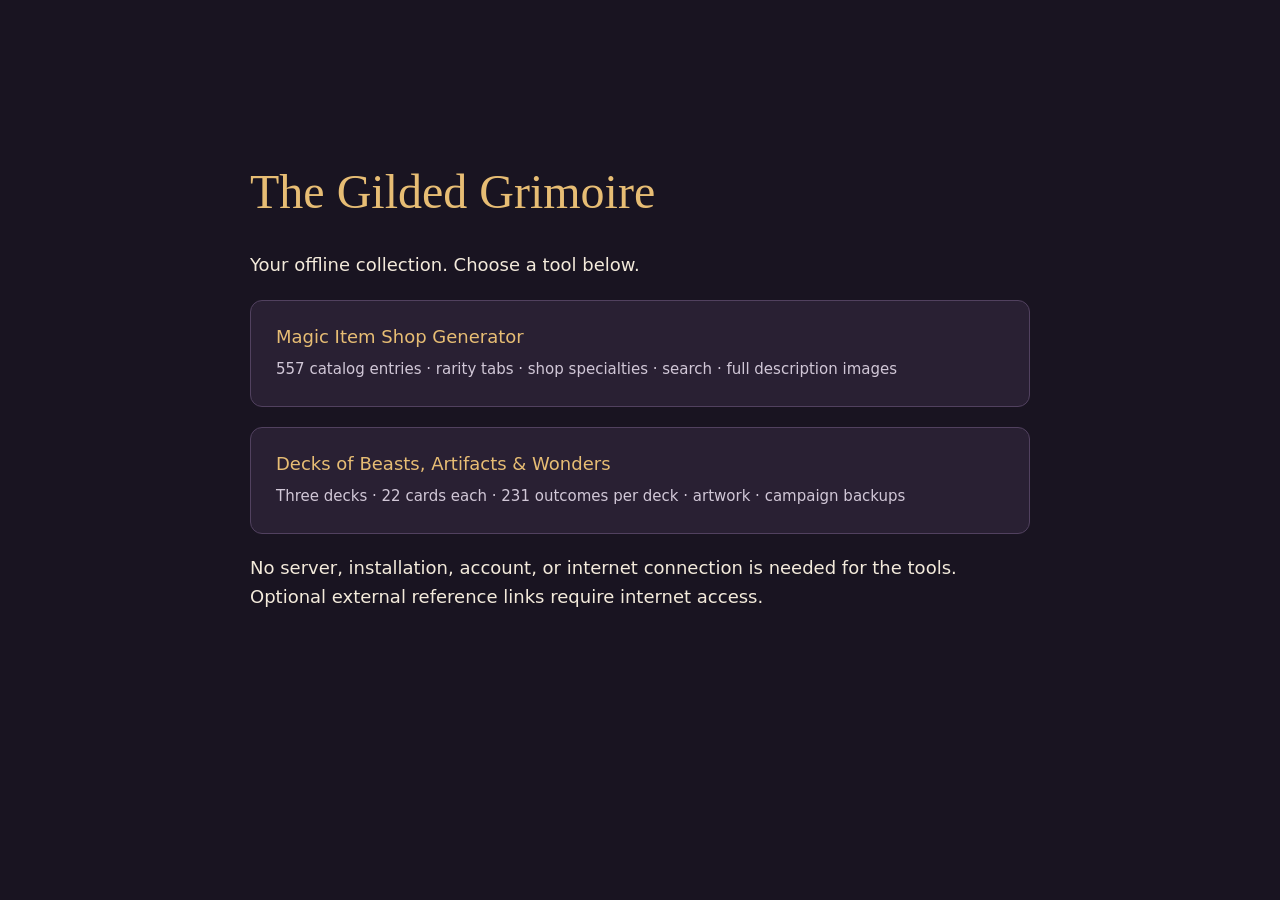
<file: index.html>
<!doctype html><html lang="en"><meta charset="utf-8"><meta name="viewport" content="width=device-width,initial-scale=1"><title>The Gilded Grimoire — Offline</title><style>body{background:#191421;color:#f3eadb;font:18px system-ui;max-width:780px;margin:12vh auto;padding:24px}h1{font:48px Georgia;color:#e7bd74}a{display:block;background:#292033;color:#e7bd74;padding:25px;margin:20px 0;border:1px solid #51415f;border-radius:12px;text-decoration:none}small{display:block;color:#d1c7d7;margin-top:10px;line-height:1.6}p{line-height:1.6}</style><h1>The Gilded Grimoire</h1><p>Your offline collection. Choose a tool below.</p><a href="Magic%20Item%20Shop/index.html">Magic Item Shop Generator<small>557 catalog entries · rarity tabs · shop specialties · search · full description images</small></a><a href="Decks/index.html">Decks of Beasts, Artifacts &amp; Wonders<small>Three decks · 22 cards each · 231 outcomes per deck · artwork · campaign backups</small></a><p>No server, installation, account, or internet connection is needed for the tools. Optional external reference links require internet access.</p></html>
</file>
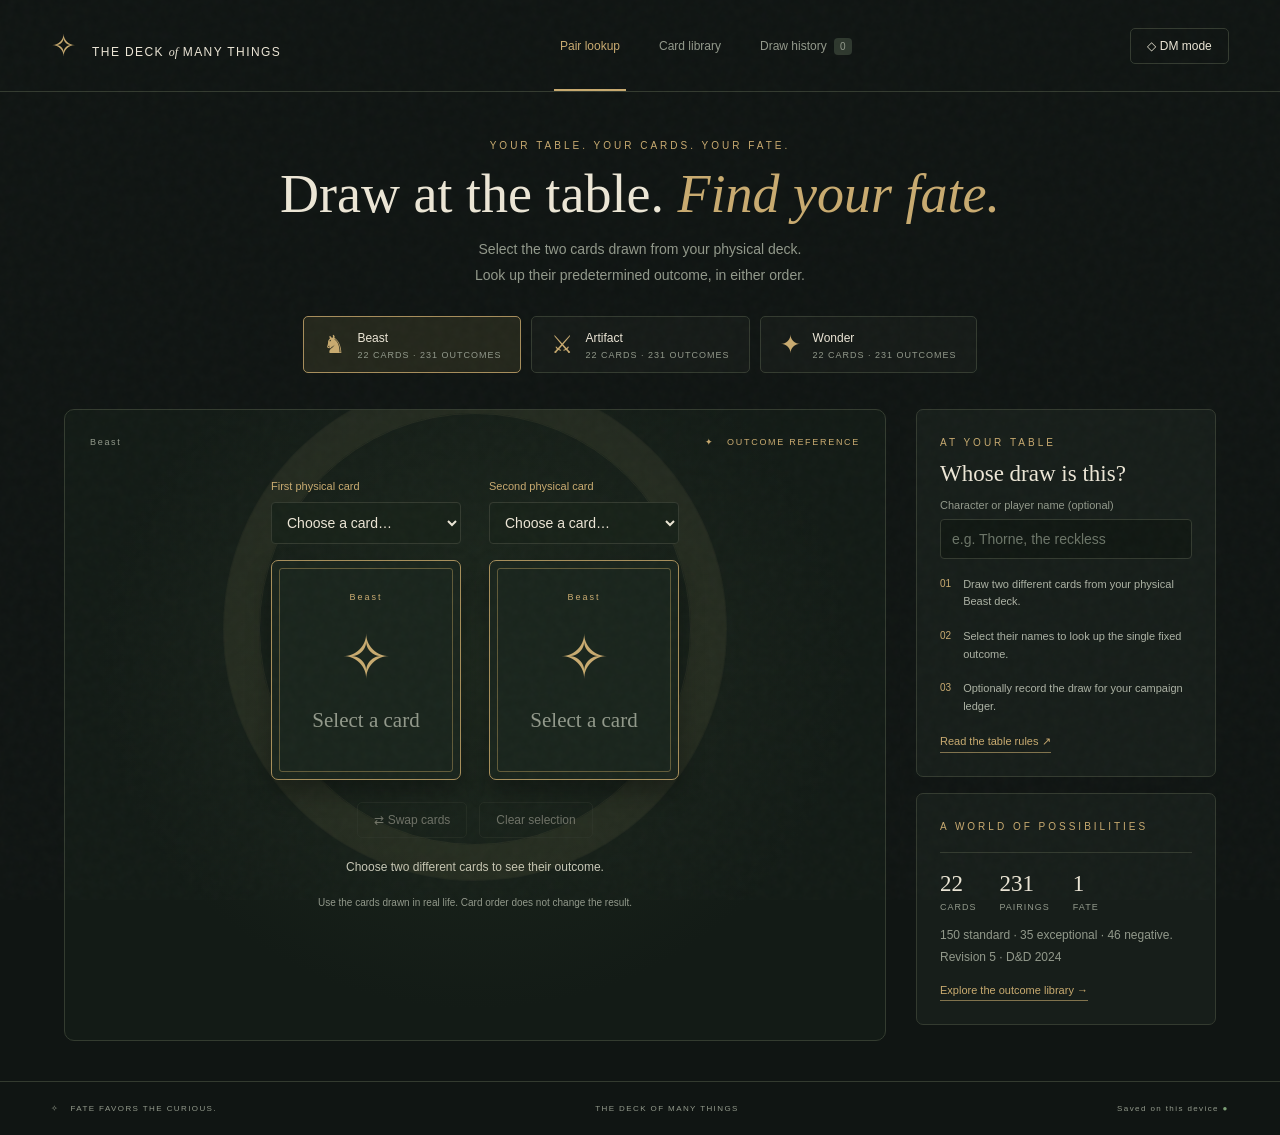
<file: Decks/index.html>
<!doctype html><html lang="en"><head><meta charset="utf-8"><meta name="viewport" content="width=device-width,initial-scale=1"><meta name="theme-color" content="#101513"><title>The Deck of Many Things</title><meta name="description" content="Look up a pair of physical cards from Beast, Artifact, or Wonder."><link rel="stylesheet" href="style.css"></head><body><div class="grain"></div><header><a class="brand" href="#"><span>✧</span> THE DECK <i>of</i> MANY THINGS</a><nav aria-label="Main navigation"><button class="nav active" data-page="ritual">Pair lookup</button><button class="nav" data-page="library">Card library</button><button class="nav" data-page="history">Draw history <small id="count">0</small></button></nav><button id="dm" class="quiet">◇ <span>DM mode</span></button></header><main id="app"></main><footer><span>✧ &nbsp; FATE FAVORS THE CURIOUS.</span><span>THE DECK OF MANY THINGS</span><span>Saved on this device <b>●</b></span></footer><dialog id="editor"><form id="editform"><div class="modalhead"><span class="eyebrow">DUNGEON MASTER’S WORKBENCH</span><button type="button" id="closeedit" class="quiet">✕</button></div><h2 id="editpair"></h2><label>Outcome category<select id="etype"><option value="P">Standard positive</option><option value="E">Exceptional</option><option value="N">Negative</option></select></label><label>Outcome mechanics<textarea id="edesc" rows="6" required></textarea></label><label>DM notes<textarea id="enotes" rows="3"></textarea></label><label class="check"><input id="ereview" type="checkbox"> Needs rules or creature review</label><p class="muted">Edits apply to future draws. Existing history keeps the outcome received.</p><button class="gold" type="submit">Save outcome</button> <button class="quiet" type="button" id="resetrevision" hidden>Restore default outcome</button></form></dialog><div id="toast" role="status"></div><script src="site-data.js"></script><script src="app.js"></script></body></html>
</file>
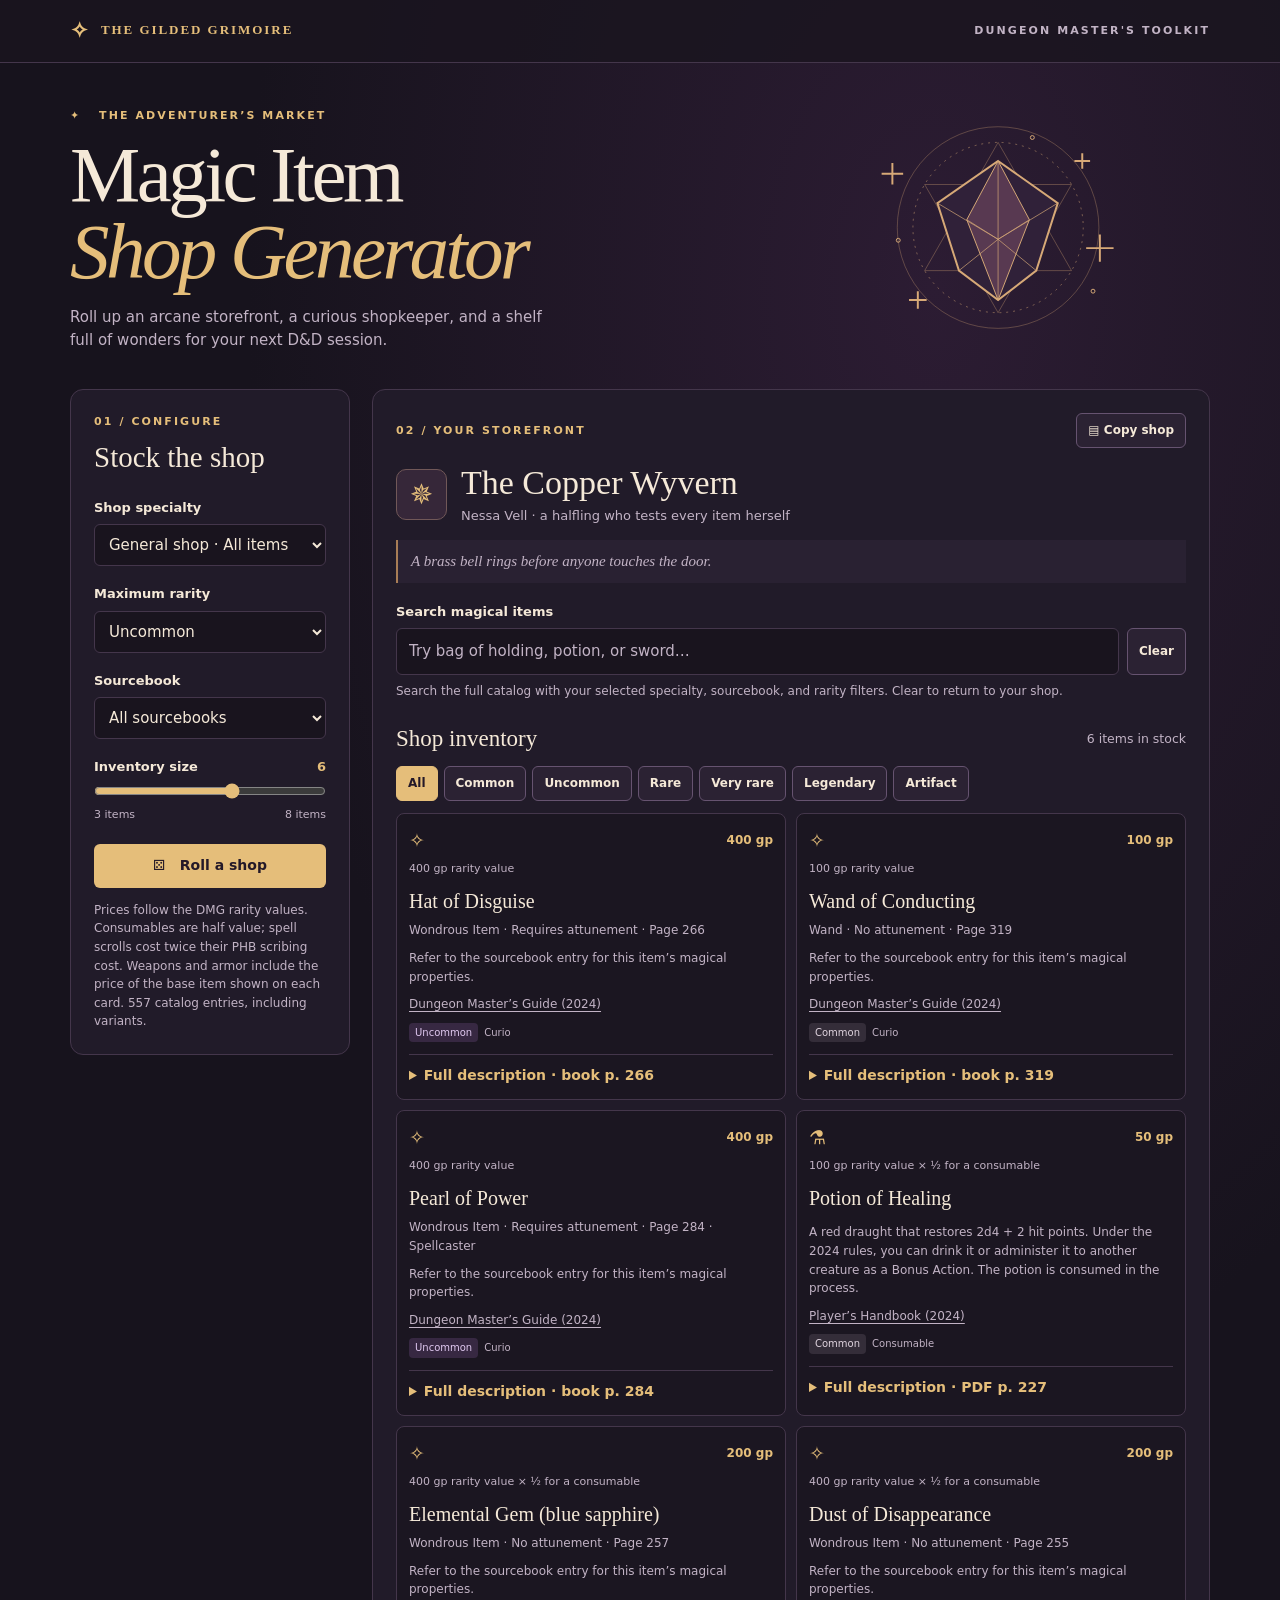
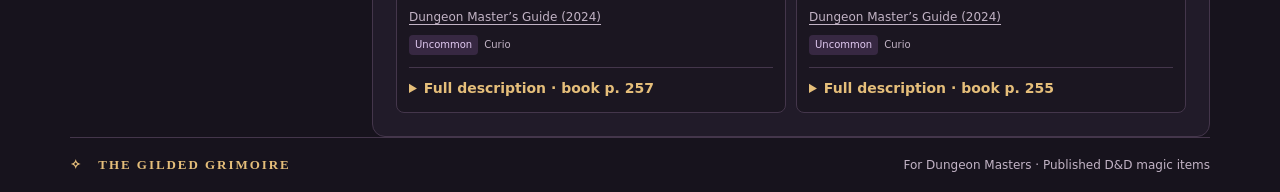
<file: Magic Item Shop/index.html>
<!doctype html>
<html lang="en"><meta charset="utf-8"><meta name="viewport" content="width=device-width,initial-scale=1"><meta name="description" content="Roll a ready-to-play D&D magic item shop."><title>The Gilded Grimoire</title><link rel="stylesheet" href="style.css">
<body>
<header><div class="wrap mast"><b><span>✧</span> THE GILDED GRIMOIRE</b><small>DUNGEON MASTER'S TOOLKIT</small></div></header>
<main class="wrap">
<section class="hero"><div><div class="eyebrow">✦ &nbsp; THE ADVENTURER’S MARKET</div><h1>Magic Item<br><em>Shop Generator</em></h1><p>Roll up an arcane storefront, a curious shopkeeper, and a shelf full of wonders for your next D&D session.</p></div>
<svg viewBox="0 0 330 235" aria-hidden="true" fill="none" stroke="currentColor"><circle cx="172" cy="115" r="103" opacity=".32"/><circle cx="172" cy="115" r="87" stroke-dasharray="2 5" opacity=".5"/><path d="M172 28 247 159H97Zm0 174L97 71h150Z" opacity=".35"/><path d="m172 47 61 43-22 69-39 30-40-30-22-69z" fill="#302139" stroke-width="2"/><path d="m172 47 32 60-32 82-32-82z" fill="#583951"/><path d="m110 90 62 37 61-37m-101 69 40-32 39 32m-71-52 32 20 32-20m-32-60v142" opacity=".7"/><path d="M64 49v22m-11-11h22m201 62v28m-14-14h28M90 180v18m-9-9h18m159-150v16m-8-8h16" stroke-width="2"/><circle cx="70" cy="128" r="2"/><circle cx="269" cy="180" r="2"/><circle cx="207" cy="23" r="2"/></svg></section>
<div class="layout">
<aside><div class="eyebrow">01 / CONFIGURE</div><h2>Stock the shop</h2><form id="config">
<label for="type">Shop specialty</label><select id="type"><option value="all">General shop · All items</option><option value="fletcher">Fletcher · Bows & arrows</option><option value="armorer">Armorer · Armor & shields</option><option value="blacksmith">Blacksmith · Melee weapons</option><option value="apothecary">Apothecary · Potions</option><option value="enchanter">Enchanter · Staves, wands & curios</option></select>
<label for="rarity">Maximum rarity</label><select id="rarity"><option>Common</option><option selected>Uncommon</option><option>Rare</option><option>Very rare</option><option>Legendary</option><option>Artifact</option></select>
<label for="source">Sourcebook</label><select id="source"><option value="">All sourcebooks</option><option value="bgdia">Descent into Avernus</option><option value="au">Arcana Unleashed</option><option value="dmg">Dungeon Master’s Guide (2024)</option><option value="phb">Player’s Handbook (2024)</option></select>
<label for="count">Inventory size <output id="amount" for="count">6</output></label><input id="count" type="range" min="3" max="8" value="6"><div class="range"><span id="minimum">3 items</span><span id="maximum">8 items</span></div>
<button class="roll" type="submit">⚄ &nbsp; Roll a shop</button></form><p class="note">Prices follow the DMG rarity values. Consumables are half value; spell scrolls cost twice their PHB scribing cost. Weapons and armor include the price of the base item shown on each card. 557 catalog entries, including variants.</p></aside>
<section class="results" aria-label="Generated shop"><div class="result-top"><div class="eyebrow">02 / YOUR STOREFRONT</div><button id="copy" type="button">▤ &nbsp; Copy shop</button></div>
<div class="shop"><div class="seal" aria-hidden="true">✵</div><div><h2 id="shop"></h2><p id="keeper"></p></div></div><p class="hook" id="hook"></p>
<div class="catalog-search"><label for="item-search">Search magical items</label><div class="search-controls"><input id="item-search" type="search" placeholder="Try bag of holding, potion, or sword…" autocomplete="off" aria-describedby="search-help"><button type="button" id="clear-search">Clear</button></div><p id="search-help">Search the full catalog with your selected specialty, sourcebook, and rarity filters. Clear to return to your shop.</p></div>
<div class="inventory"><h3 id="inventory-title">Shop inventory</h3><small id="stock" aria-live="polite"></small></div><div id="rarity-filters" role="group" aria-label="Filter inventory by rarity"></div><div id="items"></div><p id="status" role="status"></p></section>
</div>
</main><footer class="wrap"><span>✧ &nbsp; THE GILDED GRIMOIRE</span><span>For Dungeon Masters · Published D&amp;D magic items</span></footer>
<script src="app.js"></script></body></html>
</file>
<file: Decks/style.css>
:root{--bg:#101513;--panel:#171e1a;--line:#343b30;--gold:#c9ab70;--cream:#ece6d6;--muted:#92998b}*{box-sizing:border-box}body{margin:0;background:var(--bg);color:var(--cream);font-family:-apple-system, BlinkMacSystemFont, "Helvetica Neue", sans-serif;font-size:14px}.grain{pointer-events:none;position:fixed;inset:0;opacity:.035;background-image:url("data:image/svg+xml,%3Csvg viewBox='0 0 150 150' xmlns='http://www.w3.org/2000/svg'%3E%3Cfilter id='n'%3E%3CfeTurbulence type='fractalNoise' baseFrequency='.7' numOctaves='3' stitchTiles='stitch'/%3E%3C/filter%3E%3Crect width='100%25' height='100%25' opacity='.7' filter='url(%23n)'/%3E%3C/svg%3E");z-index:10}button,input,select,textarea{font:inherit}button{cursor:pointer}button,a,input,select,textarea{outline-offset:5px}button{color:inherit}button:disabled{opacity:.4;cursor:not-allowed}header{height:92px;border-bottom:1px solid var(--line);display:flex;align-items:center;justify-content:space-between;padding:0 4vw;gap:24px}.brand{color:var(--cream);text-decoration:none;letter-spacing:1.4px;font-size:12px;white-space:nowrap}.brand span{font-size:30px;color:var(--gold);margin-right:10px}.brand i{font-family:serif;letter-spacing:0;text-transform:lowercase}nav{display:flex;gap:27px;height:100%;align-items:center}.nav{border:0;background:none;height:100%;position:relative;color:var(--muted);font-size:12px}.nav.active{color:var(--gold)}.nav.active:after{content:'';position:absolute;bottom:0;left:0;right:0;height:2px;background:var(--gold)}small{font-size:10px;background:#2e382e;padding:3px 6px;border-radius:4px;margin-left:4px}.quiet{border:1px solid var(--line);background:transparent;padding:10px 16px;border-radius:5px;font-size:12px}.quiet.on{border-color:var(--gold);color:var(--gold)}main{max-width:1440px;margin:auto;min-height:calc(100vh - 155px)}.intro{text-align:center;padding:48px 20px 28px}.eyebrow{font-size:10px;letter-spacing:3px;color:var(--gold);text-transform:uppercase}h1,h2,h3{font-family:Georgia,serif;font-weight:500}h1{font-size:60px;line-height:1.1;margin:14px 0 13px}h1 em{color:var(--gold);font-weight:400}.intro p{color:var(--muted);line-height:1.8;margin:0}.decks{display:flex;justify-content:center;gap:10px;margin:28px auto 0}.deck{display:flex;align-items:center;text-align:left;gap:12px;min-width:190px;border:1px solid var(--line);padding:12px 19px;background:#161b18;border-radius:5px}.deck.selected{border-color:#a78e5c;background:#24271c}.deck .symbol{font-size:25px;color:var(--gold)}.deck strong{font-size:12px;font-weight:500}.deck span span{display:block;font-size:9px;color:var(--muted);margin-top:5px;letter-spacing:1px}.deck:disabled{opacity:.45}.ritual-layout{display:grid;grid-template-columns:minmax(0,1fr) 300px;gap:30px;padding:8px 5vw 40px}.table{position:relative;overflow:hidden;border:1px solid #343c30;background:radial-gradient(ellipse at 50% 40%,#28352688,transparent 65%),#131b16;border-radius:10px;min-height:470px;padding:27px 25px;text-align:center}.table:before{content:'';position:absolute;width:430px;height:430px;border:1px solid #9b96641c;border-radius:50%;top:3px;left:50%;transform:translateX(-50%);pointer-events:none;box-shadow:0 0 0 35px #a9a56c07,0 0 0 36px #a9a56c10}.tabletop{display:flex;justify-content:space-between;font-size:9px;letter-spacing:1.7px;color:var(--muted);position:relative}.tabletop span:last-child{color:var(--gold)}.cards{position:relative;display:flex;justify-content:center;gap:35px;padding:33px 0 22px}.card{width:175px;height:254px;perspective:1000px;border:0;background:none;padding:0;border-radius:9px}.cardinner{width:100%;height:100%;position:relative;transition:transform .85s cubic-bezier(.2,.7,.3,1);transform-style:preserve-3d}.card.flipped .cardinner{transform:rotateY(180deg)}.face{position:absolute;inset:0;backface-visibility:hidden;border-radius:8px;border:1px solid #a78f5b;background:#202c23;box-shadow:0 12px 24px #0006;overflow:hidden}.face:before{content:'';position:absolute;inset:7px;border:1px solid #b49b5b77;border-radius:4px}.back{display:flex;flex-direction:column;align-items:center;justify-content:center;background:repeating-linear-gradient(45deg,transparent,transparent 7px,#ad9f6310 7px,#ad9f6310 8px),#202b23}.back .sigil{width:104px;height:104px;border:1px solid #b39a61;border-radius:50%;display:grid;place-items:center;position:relative;margin:18px}.sigil:before,.sigil:after{content:'';position:absolute;inset:11px;border:1px solid #b39a61;transform:rotate(45deg)}.sigil:after{transform:rotate(15deg);inset:20px}.sigil span{font-family:Georgia;font-size:50px;color:var(--gold);z-index:1}.back .tiny{font-size:8px;color:var(--gold);letter-spacing:2px}.back .corner{position:absolute;color:var(--gold);font-size:16px;top:15px;left:16px}.back .corner.bottom{top:auto;left:auto;bottom:15px;right:16px}.front{transform:rotateY(180deg);display:flex;flex-direction:column;align-items:center;justify-content:center;background:radial-gradient(circle,#425443,#1b2921)}.front .creature{font-size:66px;color:var(--gold);font-family:Georgia;text-shadow:0 0 30px #a8c48b55}.front h3{font-size:24px;margin:24px 0 10px}.front .tiny{font-size:9px;color:var(--gold);letter-spacing:2px}.slot-label{font-size:9px;color:var(--muted);letter-spacing:2px;margin-top:17px}.step{font-size:12px;color:#c8c8b7;margin:0 0 20px}.gold{border:1px solid #d0b67b;background:#c9ac72;color:#181d16;border-radius:4px;padding:14px 28px;letter-spacing:.4px;font-size:12px;font-weight:600;box-shadow:0 4px 20px #0002}.gold:hover{background:#dfc48d}.table .muted{font-size:10px;margin-top:15px}aside .panel{padding:23px;border:1px solid var(--line);border-radius:7px;margin-bottom:16px;background:#171e1a}aside h3{font-size:23px;margin:12px 0}aside p{font-size:12px;color:var(--muted);line-height:1.8}.field label,label{display:block;color:var(--muted);font-size:11px;margin-bottom:8px}input,select,textarea{width:100%;padding:11px;background:#111813;color:var(--cream);border:1px solid var(--line);border-radius:4px}input::placeholder{color:#6c7568}.rules{list-style:none;padding:0;margin:16px 0 0;counter-reset:rule}.rules li{display:flex;gap:12px;margin:17px 0;color:#acb2a4;font-size:11px;line-height:1.6}.rules li:before{counter-increment:rule;content:'0' counter(rule);font-size:10px;color:var(--gold)}.textlink{border:0;border-bottom:1px solid #81734d;padding:0 0 4px;background:none;color:var(--gold);font-size:11px}.summary{display:flex;gap:23px;margin-top:19px;padding-top:18px;border-top:1px solid var(--line)}.summary strong{font-family:Georgia;font-weight:400;font-size:23px;display:block;color:var(--cream)}.summary span{font-size:9px;color:var(--muted);letter-spacing:1px}.outcome{border:1px solid #736640;border-radius:6px;padding:24px;text-align:left;position:relative;background:#20291e;margin:20px auto 0;max-width:600px;animation:appear .8s ease}.outcome h2{font-size:30px;margin:12px 0}.outcome p{line-height:1.8;color:#c5c9b9;font-size:13px}.badge{display:inline-block;font-size:9px;letter-spacing:1.1px;padding:5px 8px;border:1px solid #65816b;color:#a7c7a6;border-radius:3px}.badge.N{color:#e2a79b;border-color:#82584f}.badge.E{color:#e4c782;border-color:#9e8754}.review{font-size:11px;color:#d9b874;margin-top:15px;line-height:1.7}.muted{color:var(--muted);line-height:1.7}.page{padding:42px 5vw}.page h1{font-size:46px}.toolbar{display:flex;gap:12px;margin:25px 0;flex-wrap:wrap}.toolbar input{flex:1;min-width:180px}.toolbar select{width:180px}.library-list{display:grid;grid-template-columns:1fr 1fr;gap:12px}.entry{border:1px solid var(--line);background:var(--panel);padding:20px;border-radius:5px}.entry h3{font-size:24px;margin:12px 0}.entry p{font-size:12px;line-height:1.8;color:#adb5a7}.entrytop{display:flex;align-items:center;justify-content:space-between}.entry .quiet{padding:6px 10px}.empty{padding:70px;text-align:center;border:1px dashed var(--line);color:var(--muted)}.history-row{display:grid;grid-template-columns:130px 1fr auto;gap:25px;align-items:start;border-bottom:1px solid var(--line);padding:25px 0}.history-row h3{margin:0 0 8px;font-size:25px}.history-row p{color:var(--muted);line-height:1.8}.history-row time{font-size:11px;line-height:1.8;color:var(--muted)}footer{display:flex;justify-content:space-between;gap:20px;border-top:1px solid var(--line);padding:22px 4vw;font-size:8px;letter-spacing:1.4px;color:var(--muted)}footer b{color:#7c9f76}dialog{width:min(600px,95vw);background:#1b241d;color:var(--cream);border:1px solid #7d704a;border-radius:8px;padding:28px}dialog::backdrop{background:#000b;backdrop-filter:blur(5px)}dialog h2{font-size:32px}dialog label{margin:18px 0 5px}dialog label textarea,dialog label select{margin-top:8px}.modalhead{display:flex;align-items:center;justify-content:space-between}.check{display:flex;align-items:center;gap:8px}.check input{width:auto}#toast{position:fixed;bottom:28px;left:50%;transform:translateX(-50%);background:#d7bf87;color:#182118;padding:13px 25px;z-index:30;border-radius:5px;display:none}@keyframes appear{from{opacity:0;transform:translateY(12px)}to{opacity:1;transform:translateY(0)}}@media(max-width:1000px){header{padding:18px 25px;height:auto;flex-wrap:wrap}.brand{flex:1}nav{order:3;width:100%;justify-content:center;height:40px}.ritual-layout{grid-template-columns:1fr 260px;gap:16px;padding:8px 24px 30px}.card{width:145px;height:220px}.cards{gap:22px}h1{font-size:50px}}@media(max-width:740px){.intro{padding-top:30px}h1{font-size:43px}.intro p{font-size:12px}.decks{gap:6px}.deck{min-width:0;padding:10px;gap:6px}.deck strong{font-size:10px}.deck .symbol{font-size:19px}.deck span span{font-size:8px;letter-spacing:0}.ritual-layout{grid-template-columns:1fr;padding:8px 16px 25px}.table{padding:22px 15px}.card{width:140px;height:215px}.cards{gap:22px;padding-top:30px}aside{display:grid;grid-template-columns:1fr 1fr;gap:12px}aside .panel{padding:18px}.library-list{grid-template-columns:1fr}.history-row{grid-template-columns:1fr;gap:8px}footer{flex-wrap:wrap;font-size:7px}.brand{font-size:10px}.quiet{padding:9px}.tabletop{font-size:8px}.page{padding:30px 20px}}@media(prefers-reduced-motion:reduce){*{animation:none!important;transition:none!important}}
.card-choice{width:190px;text-align:left}.card-choice label{color:var(--gold);font-size:11px;margin-bottom:10px}.card-choice select{position:relative;z-index:1;background:#182219}.reference-card{height:220px;margin-top:16px;border:1px solid #a78f5b;border-radius:7px;background:radial-gradient(circle,#3b503c,#1b2921);display:flex;align-items:center;justify-content:center;flex-direction:column;position:relative;box-shadow:0 12px 24px #0005}.reference-card:before{content:'';position:absolute;inset:7px;border:1px solid #b49b5b77;border-radius:3px}.reference-card .tiny{font-size:9px;letter-spacing:2px;color:var(--gold)}.reference-card .creature{font-size:60px;color:var(--gold);margin-top:20px;font-family:Georgia}.reference-card h3{font-size:26px;margin:15px 0}.reference-card.unselected{background:#1a251d}.reference-card.unselected h3{font-size:21px;color:var(--muted)}.reference-cards{gap:28px;padding-bottom:22px}.lookup-actions{display:flex;justify-content:center;gap:12px;margin-bottom:22px}.table #record{margin-top:22px}.entry [data-lookup]{margin-left:5px}.intro h1{font-size:54px}@media(max-width:740px){.card-choice{width:min(44%,190px)}.reference-cards{gap:18px}.reference-card{height:190px}.reference-card h3{font-size:22px}.reference-card.unselected h3{font-size:17px}.intro h1{font-size:40px}.card-choice select{font-size:12px;padding:10px 6px}}
.mechanics{white-space:pre-line}.permanent{color:#efb4a4!important;border-left:2px solid #c67d68;padding:9px 12px;background:#633a2c33;font-size:12px!important}.reference-note{font-size:11px!important;color:#b3bca9!important}.reference-note a{color:var(--gold)}.custom{margin-left:8px;color:#d4bb87;border-color:#897340}.outcome .eyebrow,.entry .eyebrow{line-height:1.8}.rules-dialog{max-height:85vh;overflow:auto}.rules-dialog h3{font-size:24px;margin-bottom:8px;color:var(--gold)}.rules-dialog section p{font-size:13px;line-height:1.8;color:#c5ccbc}.rules-dialog section{padding:5px 0;border-top:1px solid var(--line)}.outcome .outcome-rules{margin:15px 8px 0 0}
.item-details{margin:14px 0}.item-details p{margin:7px 0}.item-details .badge+.badge{margin-left:6px}.page .decks{justify-content:flex-start;margin:16px 0}.deck[data-deck]:not(:disabled):hover{border-color:var(--gold)}
.published-items{list-style:none;padding:0;margin:10px 0}.published-items li{padding:8px 0;border-top:1px solid var(--line);font-size:12px;line-height:1.65;color:var(--muted)}.published-items strong{color:var(--cream)}
.dmg-reference{margin:12px 0;border:1px solid var(--line);border-radius:5px;padding:10px 12px;color:var(--cream)}.dmg-reference summary{cursor:pointer;color:var(--gold);font-size:12px;font-weight:600}.dmg-reference figure{margin:12px 0 4px}.dmg-reference img{display:block;width:100%;height:auto;border-radius:3px}.dmg-reference figcaption{margin:6px 0 12px;color:var(--muted);font-size:11px}
.rules-references{margin:12px 0;border:1px solid var(--line);padding:10px 12px;border-radius:5px;font-size:12px;color:var(--cream)}.rules-references summary{cursor:pointer;color:var(--gold);font-weight:600}.rules-reference-group{margin:12px 0}.rules-reference-group ul{margin:6px 0;padding-left:18px;line-height:1.8}.rules-reference-group a{color:var(--gold)}
.illustrated-card{margin:16px 0 0;border:1px solid #a78f5b;border-radius:8px;overflow:hidden;background:#1c2921;box-shadow:0 12px 24px #0006}
.card-art-window{position:relative;overflow:hidden;aspect-ratio:var(--art-ratio)}
.card-art-window img{position:absolute;top:var(--art-top);left:var(--art-left);width:var(--art-width);height:var(--art-height);max-width:none}
.illustrated-card figcaption{border-top:1px solid #a78f5b;color:var(--gold);padding:10px 4px;text-align:center;font-size:11px;letter-spacing:.13em;text-transform:uppercase;overflow-wrap:anywhere}
</file>
<file: Magic Item Shop/style.css>
:root{color-scheme:dark;--bg:#17131d;--panel:#211b29;--line:#44364b;--gold:#e5be7a;--cream:#f5e9d8;--muted:#c2b3c5}*{box-sizing:border-box}body{margin:0;background:radial-gradient(ellipse at 73% 16%,#2c1c33,transparent 52%),var(--bg);color:var(--cream);font:15px/1.55 system-ui,sans-serif}header{border-bottom:1px solid var(--line);background:#19141ecc}.wrap{width:min(1140px,calc(100% - 56px));margin:auto}.mast,footer{display:flex;justify-content:space-between;align-items:center;gap:16px;padding:18px 0}.mast b,footer span:first-child{font: bold 13px Georgia,serif;letter-spacing:.15em;color:var(--gold)}.mast b span{font-size:22px;vertical-align:middle;margin-right:6px}.mast small,.eyebrow{color:var(--gold);font-size:11px;font-weight:750;letter-spacing:.19em}.mast small{color:var(--muted)}.hero{display:grid;grid-template-columns:1.6fr 1fr;align-items:center;padding:44px 0 37px}.hero svg{height:230px;width:100%;color:#d7a977}.hero p{max-width:480px;color:var(--muted);margin:15px 0 0}h1,h2,h3,p{margin:0}h1,h2,h3{font-family:Georgia,serif;font-weight:normal}h1{font-size:clamp(43px,6.2vw,79px);line-height:.98;letter-spacing:-.045em;margin-top:12px}h1 em{color:var(--gold);font-weight:normal}.layout{display:grid;grid-template-columns:280px minmax(0,1fr);align-items:start;gap:22px}aside,.results{border:1px solid var(--line);border-radius:13px;background:var(--panel);padding:23px}h2{font-size:29px;margin-top:5px}label{display:block;margin:18px 0 6px;font-size:13px;font-weight:650}select,button{font:inherit}select{width:100%;padding:10px;background:#19141e;border:1px solid var(--line);border-radius:6px;color:var(--cream)}output{float:right;color:var(--gold)}input[type=range]{width:100%;margin:0;accent-color:var(--gold)}.range{display:flex;justify-content:space-between;color:var(--muted);font-size:11px}button{cursor:pointer;border-radius:6px;border:1px solid #665370;background:#2b2233;color:var(--cream);padding:7px 11px;font-size:12px;font-weight:700}button:hover{filter:brightness(1.2)}:focus-visible{outline:2px solid var(--gold);outline-offset:3px}.roll{width:100%;margin-top:21px;background:var(--gold);color:#241928;border:0;padding:11px;font-size:14px}.note{font-size:12px;color:var(--muted);margin-top:13px}.result-top,.inventory{display:flex;justify-content:space-between;align-items:center;gap:10px}.shop{display:flex;align-items:center;gap:14px;margin-top:15px}.seal{display:grid;place-items:center;flex:0 0 51px;height:51px;border:1px solid #715858;border-radius:10px;background:#362739;color:var(--gold);font-size:28px}.shop h2{margin:0;font-size:34px;line-height:1.15}.shop p{font-size:13px;color:var(--muted);margin-top:4px}.hook{padding:10px 13px;margin:14px 0 19px;border-left:2px solid #a87d56;background:#292132;color:var(--muted);font:italic 15px/1.5 Georgia,serif}.inventory{margin-bottom:10px}.inventory h3{font-size:23px}.inventory small,footer,#status{color:var(--muted)}#items{display:grid;grid-template-columns:repeat(2,minmax(0,1fr));gap:10px}.item{border:1px solid var(--line);border-radius:8px;padding:12px;background:#1b1621}.item-top,.item-bottom{display:flex;align-items:center;justify-content:space-between;gap:6px}.item-top span{font-size:19px;color:var(--gold)}.item-top b{color:var(--gold);font-size:12px;white-space:nowrap}.item h3{font-size:20px;margin:2px 0 4px}.item p{font-size:12px;color:var(--muted);margin-bottom:9px}.item-bottom{justify-content:flex-start;flex-wrap:wrap;font-size:10px;color:var(--muted)}.tag{color:#e0c8f0;background:#372842;padding:2px 6px;border-radius:4px}.r0{color:#e0d4df;background:#342d39}.r2,.r3,.r4{color:#ffe0a2;background:#493322}#status{font-size:12px}#status:not(:empty){margin-top:8px}footer{font-size:12px;margin-top:30px;border-top:1px solid var(--line)}@media(max-width:760px){.layout{grid-template-columns:1fr}.hero{padding:30px 0;grid-template-columns:1fr auto}.hero svg{width:150px;height:auto}}@media(max-width:490px){.wrap{width:calc(100% - 28px)}.hero{grid-template-columns:1fr}.hero svg,.mast small{display:none}aside,.results{padding:16px}#items{grid-template-columns:1fr}footer{align-items:flex-start;flex-direction:column}}

.item a{color:var(--muted);text-underline-offset:3px}.item a:hover{color:var(--gold)}

#rarity-filters{display:flex;flex-wrap:wrap;gap:6px;margin:0 0 12px}#rarity-filters button[aria-pressed="true"]{background:var(--gold);border-color:var(--gold);color:#241928}.empty{grid-column:1/-1;color:var(--muted);padding:12px 0}.item p{line-height:1.55}

.full-description {margin-top:12px;border-top:1px solid var(--line);padding-top:10px}
.full-description summary {cursor:pointer;color:var(--gold);font-size:14px;font-weight:650}
.item:has(.full-description[open]) {grid-column:1/-1}
.full-description .source-note {margin:12px 0;font-size:13px}
.full-description figure {margin:18px 0 0}
.full-description figcaption {font-size:12px;margin-bottom:8px;color:var(--muted)}
.full-description img {display:block;width:100%;max-width:1060px;height:auto;border-radius:4px;margin:auto}

.item-top b{white-space:normal;text-align:right}
.item .price-basis{font-size:11px;color:var(--muted);margin:5px 0 9px}

.catalog-search{margin:0 0 20px}.catalog-search label{margin-top:0}
.search-controls{display:flex;gap:8px}
#item-search{min-width:0;width:100%;padding:11px 12px;border:1px solid var(--line);border-radius:6px;background:#19141e;color:var(--cream);font:inherit}
#item-search::placeholder{color:var(--muted)}
#search-help{font-size:12px;color:var(--muted);margin-top:7px}
</file>
